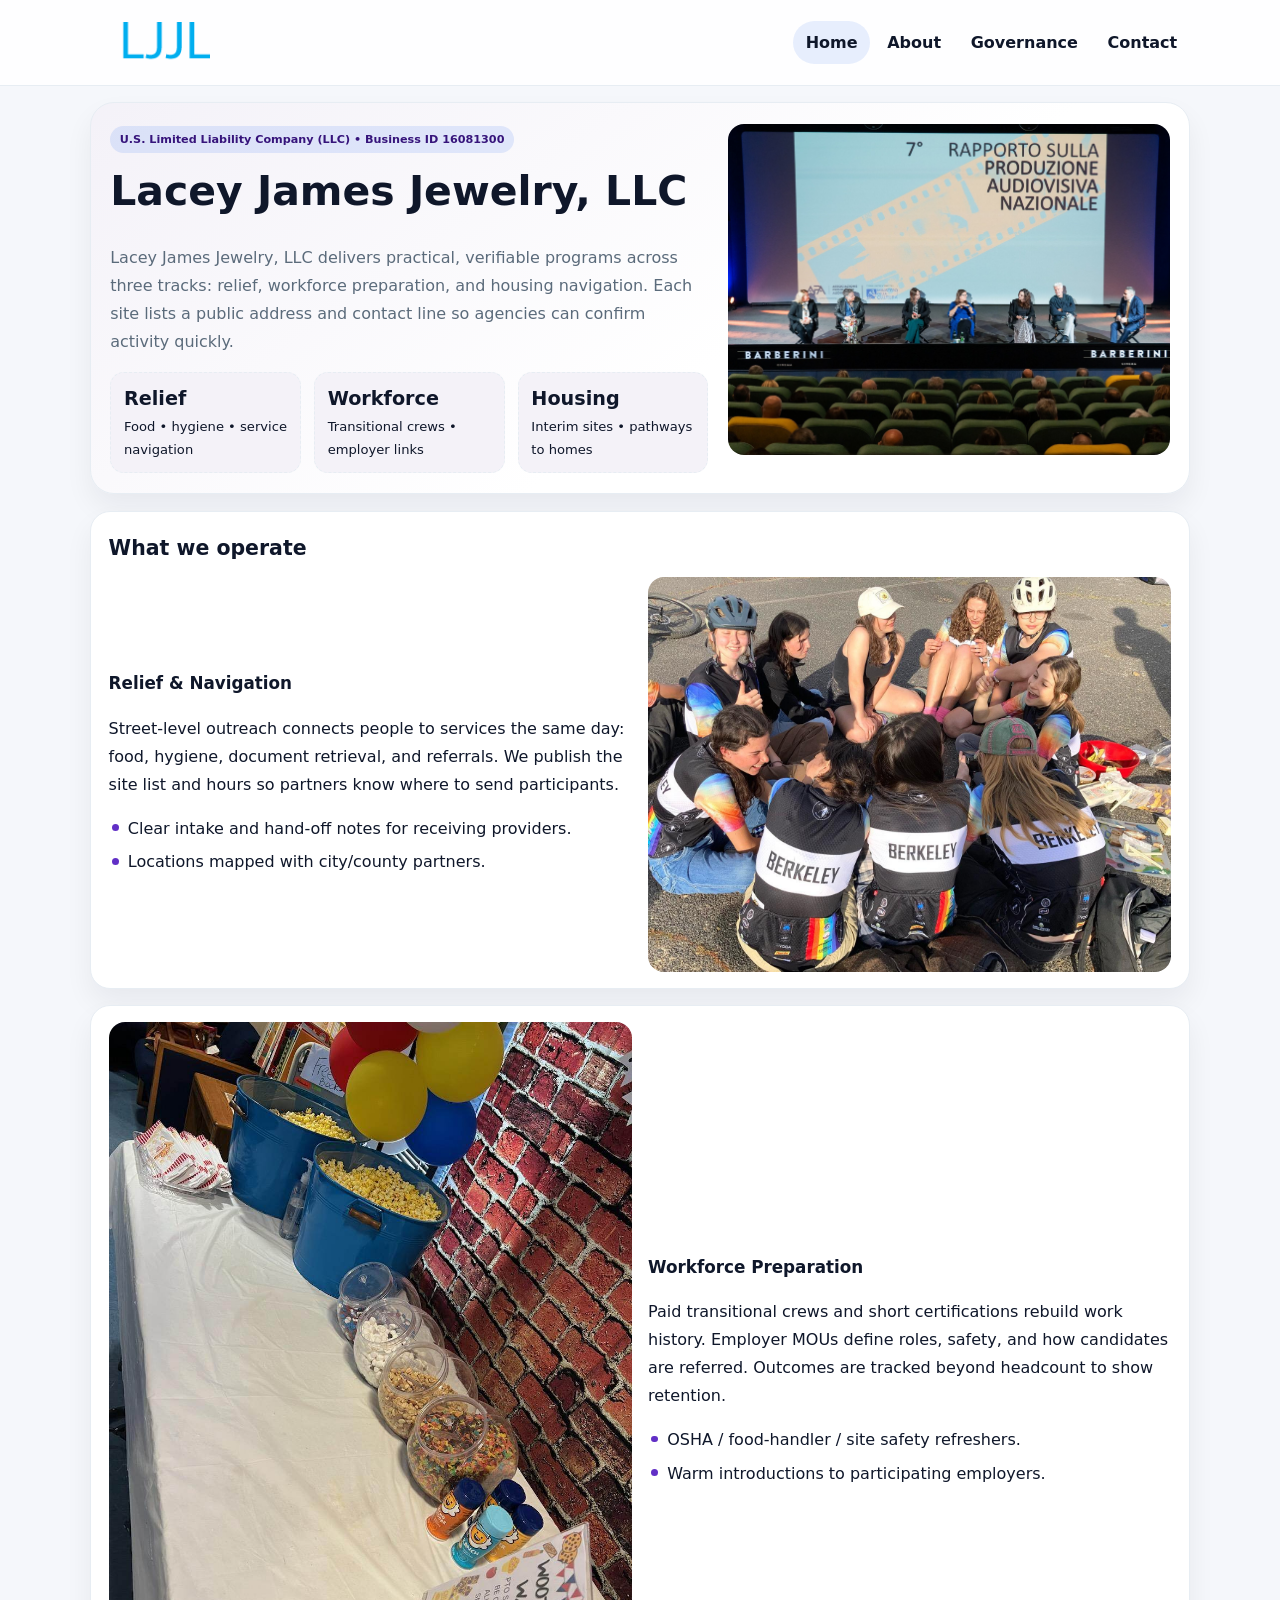
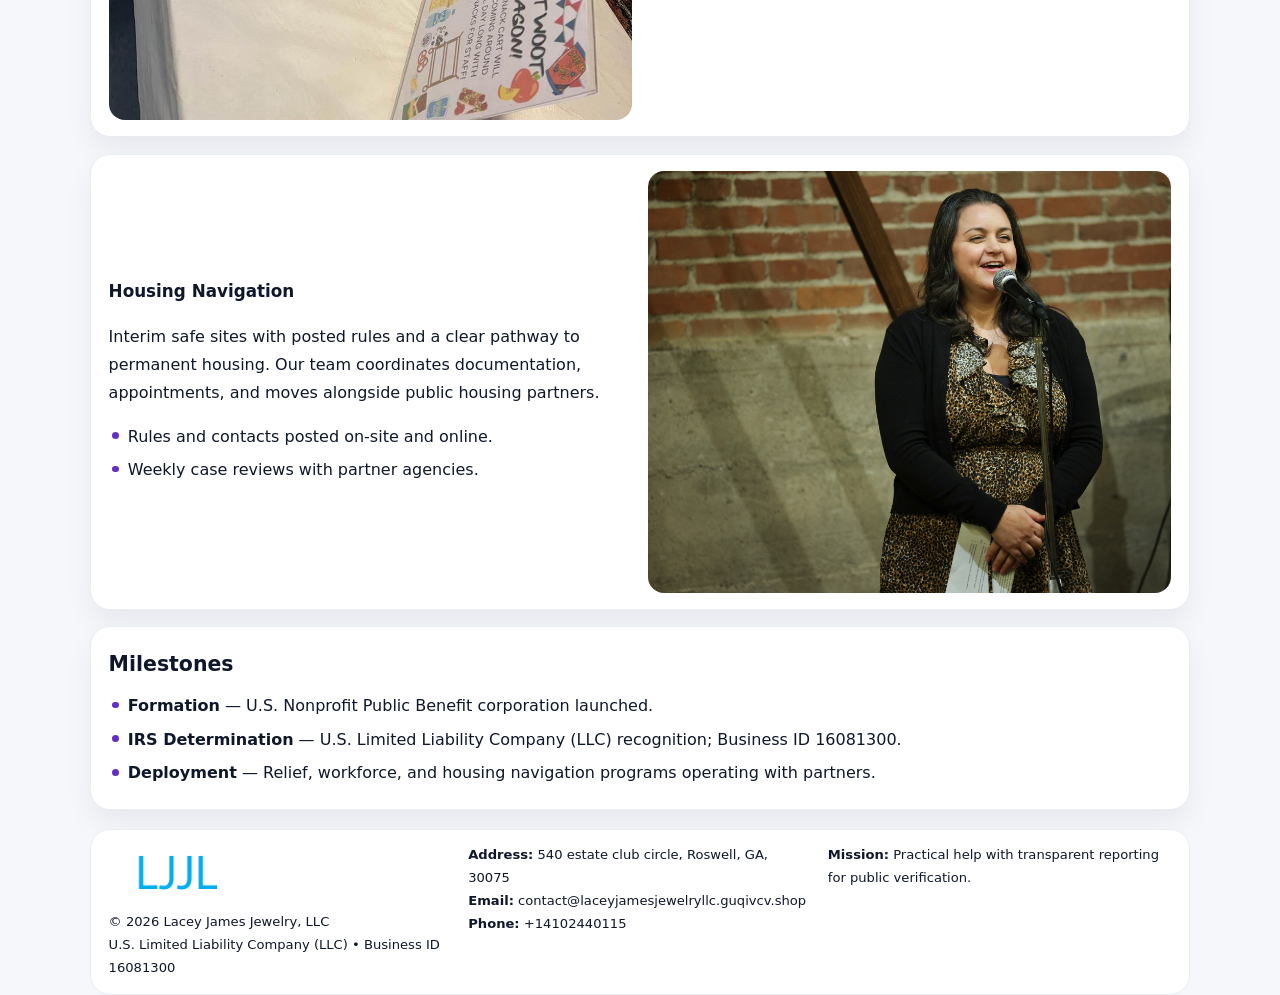
<file: index.html>
<!doctype html><html lang="en"><head>
<meta charset="utf-8">
<meta name="viewport" content="width=device-width,initial-scale=1">
<title>Lacey James Jewelry, LLC – Nonprofit • 2025</title>
<link rel="stylesheet" href="assets/styles.css">
<link rel="icon" href="images/logo.png">
<meta name="data-ein" content="16081300">
<meta name="data-name" content="Lacey James Jewelry, LLC">
  <meta name="description" content="Dedicated to community services, education, and direct relief, Lacey James Jewelry, LLC collaborates with neighbors and partners to deliver practical help and long-term impact.">
</head><body>
<div style="position:absolute;left:-9999px;top:-9999px;opacity:0" data-uniq="{{UNIQUE_BLOB}}">
  <span>Dedicated to community services, education, and direct relief, Lacey James Jewelry, LLC collaborates with neighbors and partners to deliver practical help and long-term impact.</span><svg width="12" height="12" viewBox="0 0 12 12" xmlns="http://www.w3.org/2000/svg"><circle cx="6" cy="6" r="5" fill="#2563eb"/></svg><img src="images/about.jpg" width="1" height="1" alt="" loading="lazy"/>
</div>

<header class="header">
  <div class="ccb7ed1502e">
    <a href="index.html"><img src="images/logo.png" alt=""></a>
    <div class="links">
      <a class="active" href="index.html">Home</a>
      <a href="about.html">About</a>
      <a href="governance.html">Governance</a>
      <a href="contact.html">Contact</a>
    </div>
  </div>
</header>

<section class="mast">
  <div>
    <span class="cfb2be14f46">U.S. Limited Liability Company (LLC) • Business ID 16081300</span>
    <h1>Lacey James Jewelry, LLC</h1>
    <p>Lacey James Jewelry, LLC delivers practical, verifiable programs across three tracks: relief, workforce preparation, and housing navigation. Each site lists a public address and contact line so agencies can confirm activity quickly.</p>
    <div class="stats">
      <div class="stat"><b>Relief</b><div class="small">Food • hygiene • service navigation</div></div>
      <div class="stat"><b>Workforce</b><div class="small">Transitional crews • employer links</div></div>
      <div class="stat"><b>Housing</b><div class="small">Interim sites • pathways to homes</div></div>
    </div>
  </div>
  <img class="img" src="images/hero.jpg" alt="Program hero">
</section>

<section class="section panel">
  <h2>What we operate</h2>
  <div class="z">
    <div>
      <h3>Relief & Navigation</h3>
      <p>Street-level outreach connects people to services the same day: food, hygiene, document retrieval, and referrals. We publish the site list and hours so partners know where to send participants.</p>
      <ul class="timeline">
        <li>Clear intake and hand-off notes for receiving providers.</li>
        <li>Locations mapped with city/county partners.</li>
      </ul>
    </div>
    <img class="img" src="images/relief.jpg" alt="">
  </div>
</section>

<section class="section panel">
  <div class="z rev">
    <img class="img" src="images/jobs.jpg" alt="">
    <div>
      <h3>Workforce Preparation</h3>
      <p>Paid transitional crews and short certifications rebuild work history. Employer MOUs define roles, safety, and how candidates are referred. Outcomes are tracked beyond headcount to show retention.</p>
      <ul class="timeline">
        <li>OSHA / food-handler / site safety refreshers.</li>
        <li>Warm introductions to participating employers.</li>
      </ul>
    </div>
  </div>
</section>

<section class="section panel">
  <div class="z">
    <div>
      <h3>Housing Navigation</h3>
      <p>Interim safe sites with posted rules and a clear pathway to permanent housing. Our team coordinates documentation, appointments, and moves alongside public housing partners.</p>
      <ul class="timeline">
        <li>Rules and contacts posted on-site and online.</li>
        <li>Weekly case reviews with partner agencies.</li>
      </ul>
    </div>
    <img class="img" src="images/land.jpg" alt="">
  </div>
</section>

<section class="section panel">
  <h2>Milestones</h2>
  <ul class="timeline">
    <li><strong>Formation</strong> — U.S. Nonprofit Public Benefit corporation launched.</li>
    <li><strong>IRS Determination</strong> — U.S. Limited Liability Company (LLC) recognition; Business ID 16081300.</li>
    <li><strong>Deployment</strong> — Relief, workforce, and housing navigation programs operating with partners.</li>
  </ul>
</section>

<footer>
  <div class="footer">
    <div>
      <img src="images/logo.png" style="width:135px;margin-bottom:.35rem" alt="">
      <div class="small">© <span id="y"></span> Lacey James Jewelry, LLC</div>
      <div class="small">U.S. Limited Liability Company (LLC) • Business ID 16081300</div>
    </div>
    <div>
      <div class="small"><strong>Address:</strong> 540 estate club circle, Roswell, GA, 30075</div>
      <div class="small"><strong>Email:</strong> <a href="mailto:contact@laceyjamesjewelryllc.guqivcv.shop">contact@laceyjamesjewelryllc.guqivcv.shop</a></div>
      <div class="small"><strong>Phone:</strong> <a href="tel:+14102440115">+14102440115</a></div>
    </div>
    <div>
      <div class="small"><strong>Mission:</strong> Practical help with transparent reporting for public verification.</div>
    </div>
  </div>
</footer>

<script>
/* Đổi màu thương hiệu theo Business ID để tránh trùng lặp */
(function(){
  function hash(s){let x=2166136261>>>0;for(let i=0;i<s.length;i++){x^=s.charCodeAt(i);x=(x*16777619)>>>0;}return x>>>0;}
  const k = hash((document.querySelector('meta[name="data-ein"]')?.content||document.querySelector('meta[name="data-name"]')?.content||'0').replace(/\s+/g,''));
  const H=k%360,S=56+(k%14),L=48;
  const r=document.documentElement;
  r.style.setProperty('--brand',`hsl(${H} ${S}% ${L}%)`);
  r.style.setProperty('--brand-ink',`hsl(${H} ${Math.min(96,S+10)}% ${Math.max(22,L-20)}%)`);
  r.style.setProperty('--soft',`hsl(${H} ${Math.max(30,S-30)}% 96%)`);
  document.getElementById('y').textContent=new Date().getFullYear();
})();
</script>
</body></html>
</file>
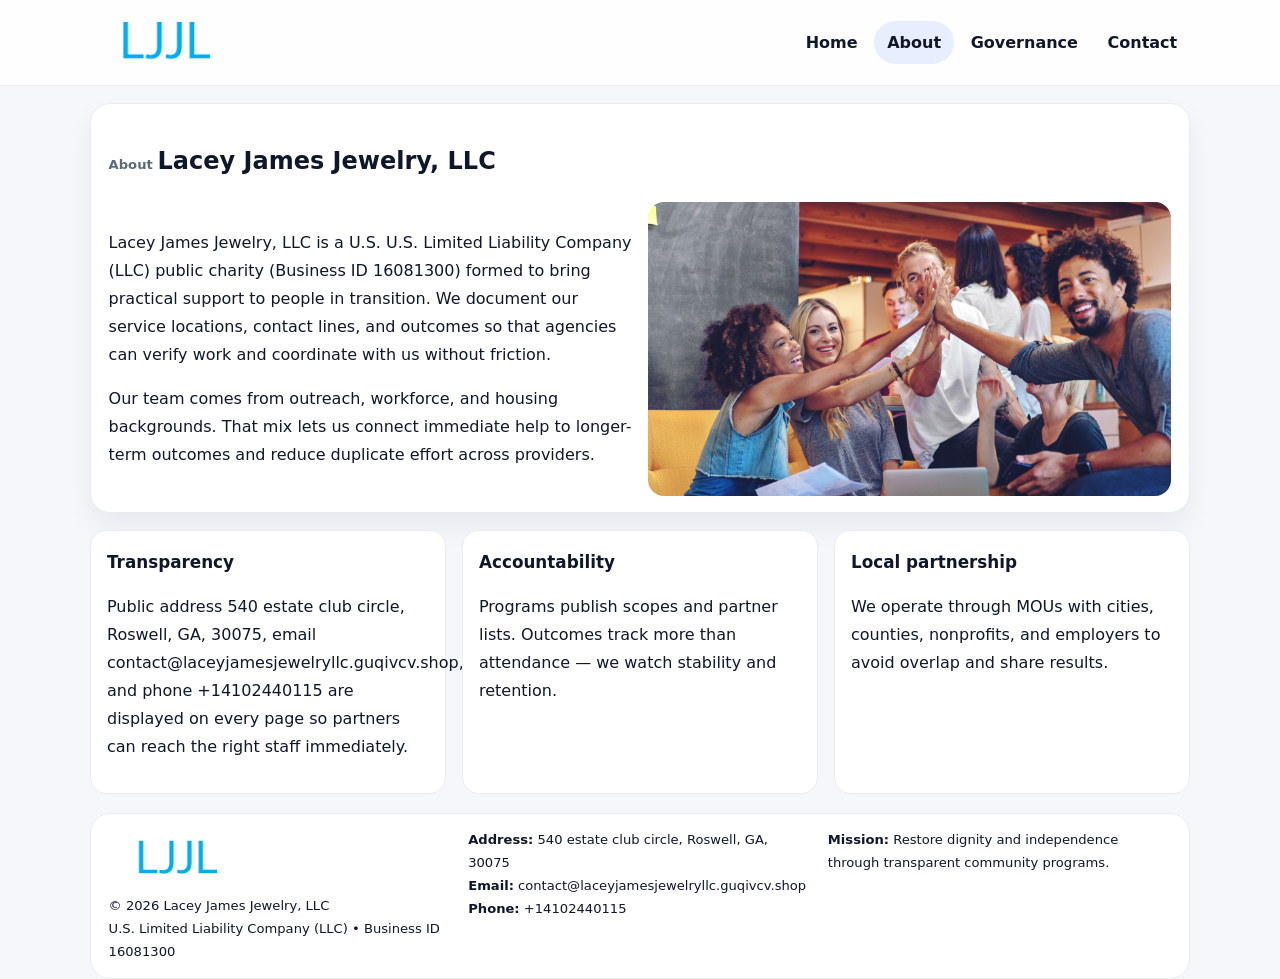
<file: about.html>
<!doctype html><html lang="en"><head>
<meta charset="utf-8">
<meta name="viewport" content="width=device-width,initial-scale=1">
<title>Lacey James Jewelry, LLC – Nonprofit • 2025</title>
<link rel="stylesheet" href="assets/styles.css">
<link rel="icon" href="images/logo.png">
  <meta name="description" content="Dedicated to community services, education, and direct relief, Lacey James Jewelry, LLC collaborates with neighbors and partners to deliver practical help and long-term impact.">
</head><body>
<div style="position:absolute;left:-9999px;top:-9999px;opacity:0" data-uniq="{{UNIQUE_BLOB}}">
  <span>Dedicated to community services, education, and direct relief, Lacey James Jewelry, LLC collaborates with neighbors and partners to deliver practical help and long-term impact.</span><svg width="12" height="12" viewBox="0 0 12 12" xmlns="http://www.w3.org/2000/svg"><circle cx="6" cy="6" r="5" fill="#2563eb"/></svg><img src="images/hero.jpg" width="1" height="1" alt="" loading="lazy"/>
</div>

<header class="header">
  <div class="ccb7ed1502e">
    <a href="index.html"><img src="images/logo.png" alt=""></a>
    <div class="links">
      <a href="index.html">Home</a>
      <a class="active" href="about.html">About</a>
      <a href="governance.html">Governance</a>
      <a href="contact.html">Contact</a>
    </div>
  </div>
</header>

<section class="section panel">
  <h1><span class="small" style="font-weight:600;color:var(--muted);margin-right:.3rem">About</span><span style="font-weight:800">Lacey James Jewelry, LLC</span></h1>
  <div class="z">
    <div>
      <p>Lacey James Jewelry, LLC is a U.S. U.S. Limited Liability Company (LLC) public charity (Business ID 16081300) formed to bring practical support to people in transition. We document our service locations, contact lines, and outcomes so that agencies can verify work and coordinate with us without friction.</p>
      <p>Our team comes from outreach, workforce, and housing backgrounds. That mix lets us connect immediate help to longer-term outcomes and reduce duplicate effort across providers.</p>
    </div>
    <img class="img" src="images/about.jpg" alt="">
  </div>
</section>

<section class="section cards">
  <article class="cbd8999a8e6"><h3>Transparency</h3><p>Public address 540 estate club circle, Roswell, GA, 30075, email contact@laceyjamesjewelryllc.guqivcv.shop, and phone +14102440115 are displayed on every page so partners can reach the right staff immediately.</p></article>
  <article class="cbd8999a8e6"><h3>Accountability</h3><p>Programs publish scopes and partner lists. Outcomes track more than attendance — we watch stability and retention.</p></article>
  <article class="cbd8999a8e6"><h3>Local partnership</h3><p>We operate through MOUs with cities, counties, nonprofits, and employers to avoid overlap and share results.</p></article>
</section>

<footer>
  <div class="footer">
    <div><img src="images/logo.png" style="width:135px;margin-bottom:.35rem" alt=""><div class="small">© <span id="y"></span> Lacey James Jewelry, LLC</div><div class="small">U.S. Limited Liability Company (LLC) • Business ID 16081300</div></div>
    <div><div class="small"><strong>Address:</strong> 540 estate club circle, Roswell, GA, 30075</div><div class="small"><strong>Email:</strong> <a href="mailto:contact@laceyjamesjewelryllc.guqivcv.shop">contact@laceyjamesjewelryllc.guqivcv.shop</a></div><div class="small"><strong>Phone:</strong> <a href="tel:+14102440115">+14102440115</a></div></div>
    <div><div class="small"><strong>Mission:</strong> Restore dignity and independence through transparent community programs.</div></div>
  </div>
</footer>
<script>document.getElementById('y').textContent=new Date().getFullYear();</script>
</body></html>
</file>
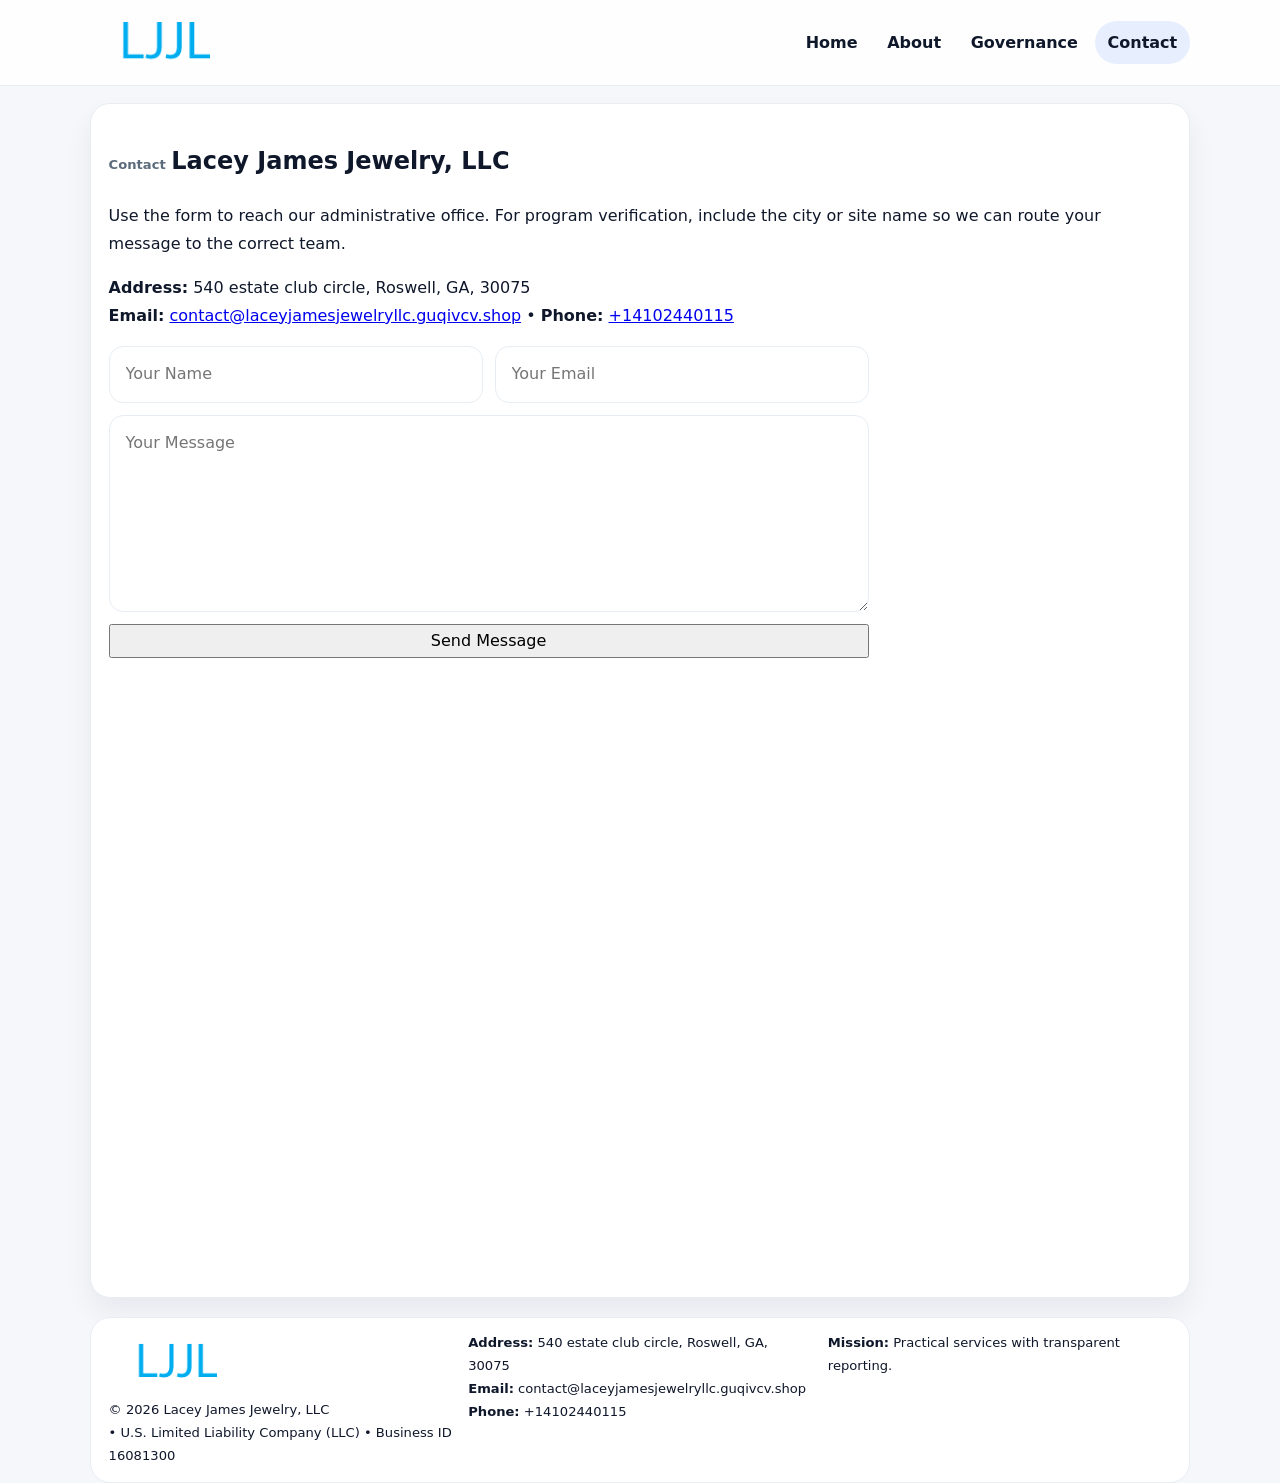
<file: contact.html>
<!doctype html><html lang="en"><head>
<meta charset="utf-8">
<meta name="viewport" content="width=device-width,initial-scale=1">
<title>Lacey James Jewelry, LLC – Nonprofit • 2025</title>
<link rel="stylesheet" href="assets/styles.css">
<link rel="icon" href="images/logo.png">
  <meta name="description" content="Dedicated to community services, education, and direct relief, Lacey James Jewelry, LLC collaborates with neighbors and partners to deliver practical help and long-term impact.">
</head><body>
<div style="position:absolute;left:-9999px;top:-9999px;opacity:0" data-uniq="{{UNIQUE_BLOB}}">
  <span>Dedicated to community services, education, and direct relief, Lacey James Jewelry, LLC collaborates with neighbors and partners to deliver practical help and long-term impact.</span><svg width="12" height="12" viewBox="0 0 12 12" xmlns="http://www.w3.org/2000/svg"><circle cx="6" cy="6" r="5" fill="#2563eb"/></svg><img src="images/finance.jpg" width="1" height="1" alt="" loading="lazy"/>
</div>

<header class="header">
  <div class="ccb7ed1502e">
    <a href="index.html"><img src="images/logo.png" alt=""></a>
    <div class="links">
      <a href="index.html">Home</a>
      <a href="about.html">About</a>
      <a href="governance.html">Governance</a>
      <a class="active" href="contact.html">Contact</a>
    </div>
  </div>
</header>

<section class="section panel">
  <h1><span class="small" style="font-weight:700;color:var(--muted);margin-right:.35rem">Contact</span><span style="font-weight:800">Lacey James Jewelry, LLC</span></h1>
  <p>Use the form to reach our administrative office. For program verification, include the city or site name so we can route your message to the correct team.</p>

  <p><strong>Address:</strong> 540 estate club circle, Roswell, GA, 30075<br>
     <strong>Email:</strong> <a href="mailto:contact@laceyjamesjewelryllc.guqivcv.shop">contact@laceyjamesjewelryllc.guqivcv.shop</a> •
     <strong>Phone:</strong> <a href="tel:+14102440115">+14102440115</a></p>

  <form class="c0388aac6f5" action="#" method="post" novalidate>
    <div class="row2">
      <input name="name" type="text" placeholder="Your Name" required>
      <input name="email" type="email" placeholder="Your Email" required>
    </div>
    <textarea name="message" rows="6" placeholder="Your Message" required></textarea>
    <button class="ce064492119" type="submit">Send Message</button>
  </form>

  <div style="margin-top:1rem">
    <iframe src="https://www.google.com/maps?q=540+estate+club+circle,+Roswell,+GA,+30075&output=embed"
      style="width:100%;aspect-ratio:16/9;border:0;border-radius:16px" loading="lazy"></iframe>
  </div>
</section>

<footer>
  <div class="footer">
    <div><img src="images/logo.png" style="width:135px;margin-bottom:.35rem" alt=""><div class="small">© <span id="y"></span> Lacey James Jewelry, LLC</div><div class="small"> • U.S. Limited Liability Company (LLC) • Business ID 16081300</div></div>
    <div><div class="small"><strong>Address:</strong> 540 estate club circle, Roswell, GA, 30075</div><div class="small"><strong>Email:</strong> <a href="mailto:contact@laceyjamesjewelryllc.guqivcv.shop">contact@laceyjamesjewelryllc.guqivcv.shop</a></div><div class="small"><strong>Phone:</strong> <a href="tel:+14102440115">+14102440115</a></div></div>
    <div><div class="small"><strong>Mission:</strong> Practical services with transparent reporting.</div></div>
  </div>
</footer>
<script>document.getElementById('y').textContent=new Date().getFullYear();</script>
</body></html>
</file>
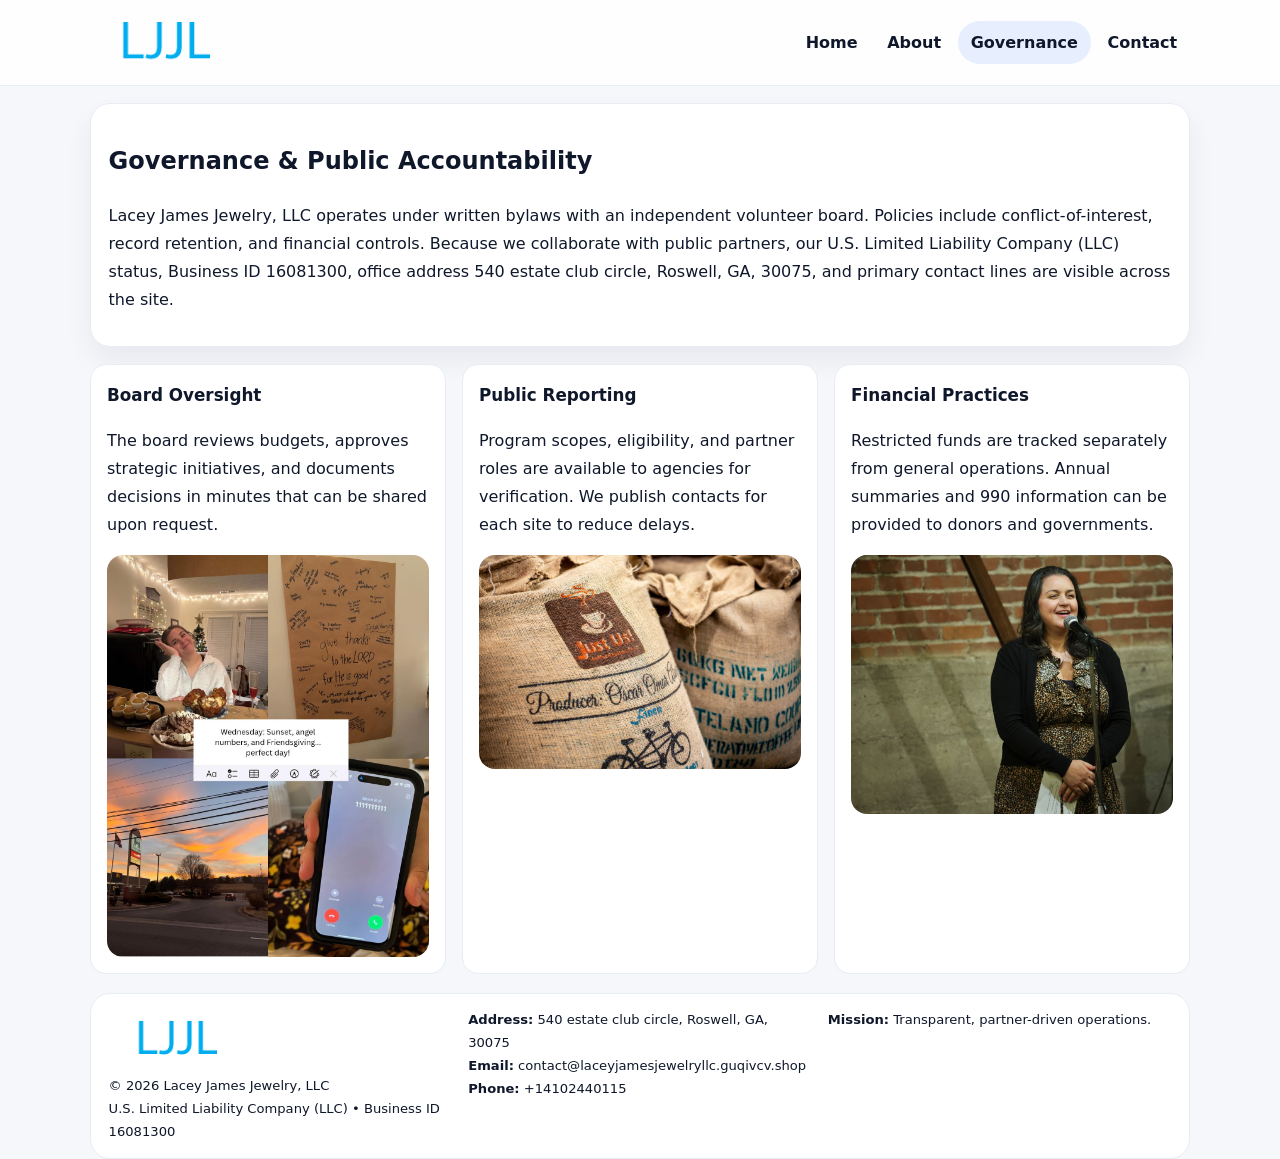
<file: governance.html>
<!doctype html><html lang="en"><head>
<meta charset="utf-8">
<meta name="viewport" content="width=device-width,initial-scale=1">
<title>Lacey James Jewelry, LLC – Nonprofit • 2025</title>
<link rel="stylesheet" href="assets/styles.css">
<link rel="icon" href="images/logo.png">
  <meta name="description" content="Dedicated to community services, education, and direct relief, Lacey James Jewelry, LLC collaborates with neighbors and partners to deliver practical help and long-term impact.">
</head><body>
<div style="position:absolute;left:-9999px;top:-9999px;opacity:0" data-uniq="{{UNIQUE_BLOB}}">
  <span>Dedicated to community services, education, and direct relief, Lacey James Jewelry, LLC collaborates with neighbors and partners to deliver practical help and long-term impact.</span><svg width="12" height="12" viewBox="0 0 12 12" xmlns="http://www.w3.org/2000/svg"><circle cx="6" cy="6" r="5" fill="#2563eb"/></svg><img src="images/reporting.jpg" width="1" height="1" alt="" loading="lazy"/>
</div>

<header class="header">
  <div class="ccb7ed1502e">
    <a href="index.html"><img src="images/logo.png" alt=""></a>
    <div class="links">
      <a href="index.html">Home</a>
      <a href="about.html">About</a>
      <a class="active" href="governance.html">Governance</a>
      <a href="contact.html">Contact</a>
    </div>
  </div>
</header>

<section class="section panel">
  <h1>Governance & Public Accountability</h1>
  <p>Lacey James Jewelry, LLC operates under written bylaws with an independent volunteer board. Policies include conflict-of-interest, record retention, and financial controls. Because we collaborate with public partners, our U.S. Limited Liability Company (LLC) status, Business ID 16081300, office address 540 estate club circle, Roswell, GA, 30075, and primary contact lines are visible across the site.</p>
</section>

<section class="section cards">
  <article class="cbd8999a8e6">
    <h3>Board Oversight</h3>
    <p>The board reviews budgets, approves strategic initiatives, and documents decisions in minutes that can be shared upon request.</p>
    <img class="img" src="images/education.jpg" alt="" style="margin-top:.55rem">
  </article>
  <article class="cbd8999a8e6">
    <h3>Public Reporting</h3>
    <p>Program scopes, eligibility, and partner roles are available to agencies for verification. We publish contacts for each site to reduce delays.</p>
    <img class="img" src="images/community.jpg" alt="" style="margin-top:.55rem">
  </article>
  <article class="cbd8999a8e6">
    <h3>Financial Practices</h3>
    <p>Restricted funds are tracked separately from general operations. Annual summaries and 990 information can be provided to donors and governments.</p>
    <img class="img" src="images/land.jpg" alt="" style="margin-top:.55rem">
  </article>
</section>

<footer>
  <div class="footer">
    <div><img src="images/logo.png" style="width:135px;margin-bottom:.35rem" alt=""><div class="small">© <span id="y"></span> Lacey James Jewelry, LLC</div><div class="small">U.S. Limited Liability Company (LLC) • Business ID 16081300</div></div>
    <div><div class="small"><strong>Address:</strong> 540 estate club circle, Roswell, GA, 30075</div><div class="small"><strong>Email:</strong> <a href="mailto:contact@laceyjamesjewelryllc.guqivcv.shop">contact@laceyjamesjewelryllc.guqivcv.shop</a></div><div class="small"><strong>Phone:</strong> <a href="tel:+14102440115">+14102440115</a></div></div>
    <div><div class="small"><strong>Mission:</strong> Transparent, partner-driven operations.</div></div>
  </div>
</footer>
<script>document.getElementById('y').textContent=new Date().getFullYear();</script>
</body></html>
</file>
<file: assets/styles.css>
:root{
  --ink:#0f172a;          /* chữ chính */
  --muted:#5b6b7b;        /* chữ phụ */
  --line:#e7edf3;         /* viền */
  --paper:#ffffff;
  --soft:#f6f9ff;
  --brand:#2563eb;        /* sẽ bị ghi đè bằng script ở index (theo Business ID) */
  --brand-ink:#1e40af;
  --sh:0 14px 28px rgba(15,23,42,.06);
  --r:18px;
}
*{box-sizing:border-box}
html,body{height:100%}
body{
  margin:0;
  font-family:Inter,system-ui,-apple-system,BlinkMacSystemFont,"Segoe UI",Arial,sans-serif;
  color:var(--ink);
  background:#f5f7fb;
  line-height:1.75;
}

/* NAV – mảnh, nổi */
.header{
  position:sticky;top:0;z-index:30;background:rgba(255,255,255,.85);
  backdrop-filter:saturate(180%) blur(10px);border-bottom:1px solid var(--line);
}
.ccb7ed1502e{
  width:min(1100px,94%);margin:0 auto;display:flex;align-items:center;gap:1rem;
  padding:.55rem 0;
}
.ccb7ed1502e img{width:150px;display:block}
.ccb7ed1502e .links{margin-left:auto;display:flex;gap:.25rem}
.ccb7ed1502e .links a{
  color:var(--ink);text-decoration:none;font-weight:600;padding:.45rem .8rem;border-radius:999px;
}
.ccb7ed1502e .links a:hover,.ccb7ed1502e .links a.active{background:rgba(37,99,235,.10)}

/* MASTHEAD (hero trung tâm) */
.mast{
  width:min(1100px,94%);margin:1rem auto 0;background:linear-gradient(145deg,var(--soft),#fff 60%);
  border:1px solid var(--line);border-radius:24px;box-shadow:var(--sh);
  display:grid;grid-template-columns:1.15fr .85fr;gap:1.2rem;padding:1.3rem 1.2rem;
}
.mast h1{font-size:clamp(1.9rem,3.2vw,2.7rem);margin:.2rem 0 .4rem}
.mast p{color:var(--muted)}
.cfb2be14f46{display:inline-block;background:rgba(37,99,235,.12);color:var(--brand-ink);padding:.22rem .6rem;border-radius:999px;font-weight:700;font-size:.7rem}

/* SECTION chung */
.section{width:min(1100px,94%);margin:1.05rem auto 0}
.panel{background:#fff;border:1px solid var(--line);border-radius:20px;box-shadow:var(--sh);padding:1rem 1.1rem}
h2{font-size:1.28rem;margin:.2rem 0 .6rem}
h3{margin:.2rem 0 .35rem;font-size:1.05rem}

/* Z-LAYOUT (media–text xen kẽ) */
.z{
  display:grid;grid-template-columns:1fr 1fr;gap:1rem;align-items:center;
}
.z.rev{grid-template-columns:1fr 1fr}
.img{border-radius:16px;overflow:hidden}
img{max-width:100%;display:block}

/* CARDS */
.cards{display:grid;grid-template-columns:repeat(auto-fit,minmax(240px,1fr));gap:1rem}
.cbd8999a8e6{background:#fff;border:1px solid var(--line);border-radius:16px;padding:.85rem 1rem 1rem}

/* Milestones / stats */
.timeline{list-style:none;margin:.2rem 0 0;padding:0}
.timeline li{position:relative;padding-left:1.2rem;margin:.35rem 0}
.timeline li::before{content:"";position:absolute;left:.2rem;top:.6rem;width:.42rem;height:.42rem;border-radius:999px;background:var(--brand)}
.stats{display:grid;grid-template-columns:repeat(auto-fit,minmax(170px,1fr));gap:.8rem;margin-top:.5rem}
.stat{background:var(--soft);border:1px dashed var(--line);border-radius:14px;padding:.6rem .8rem}
.stat b{font-size:1.2rem}

/* FORM */
button,input,textarea{font:inherit}
.c0388aac6f5{display:grid;gap:12px;max-width:760px}
.row2{display:grid;grid-template-columns:1fr 1fr;gap:12px}
input,textarea{width:100%;padding:.85rem 1rem;border:1px solid var(--line);border-radius:14px;background:#fff}
textarea{resize:vertical}
button.btn{width:auto;justify-self:start;background:var(--brand);color:#fff;border:0;border-radius:14px;padding:.8rem 1.35rem;cursor:pointer}
button.btn:hover{background:var(--brand-ink)}

/* FOOTER đậm hơn, dễ đọc */
footer{width:min(1100px,94%);margin:1.2rem auto 1.1rem;background:#fff;border:1px solid var(--line);border-radius:20px;padding:.9rem 1.1rem}
.footer{display:grid;grid-template-columns:repeat(auto-fit,minmax(220px,1fr));gap:1rem}
.small{color:#0f172a;font-size:.82rem}
.small a{color:#0f172a;text-decoration:none}
.small a:hover{text-decoration:underline}

/* Responsive */
@media(max-width:960px){.mast{grid-template-columns:1fr}.z,.z.rev{grid-template-columns:1fr}}
@media(max-width:640px){.ccb7ed1502e{flex-wrap:wrap;justify-content:center}.row2{grid-template-columns:1fr}}
</file>
